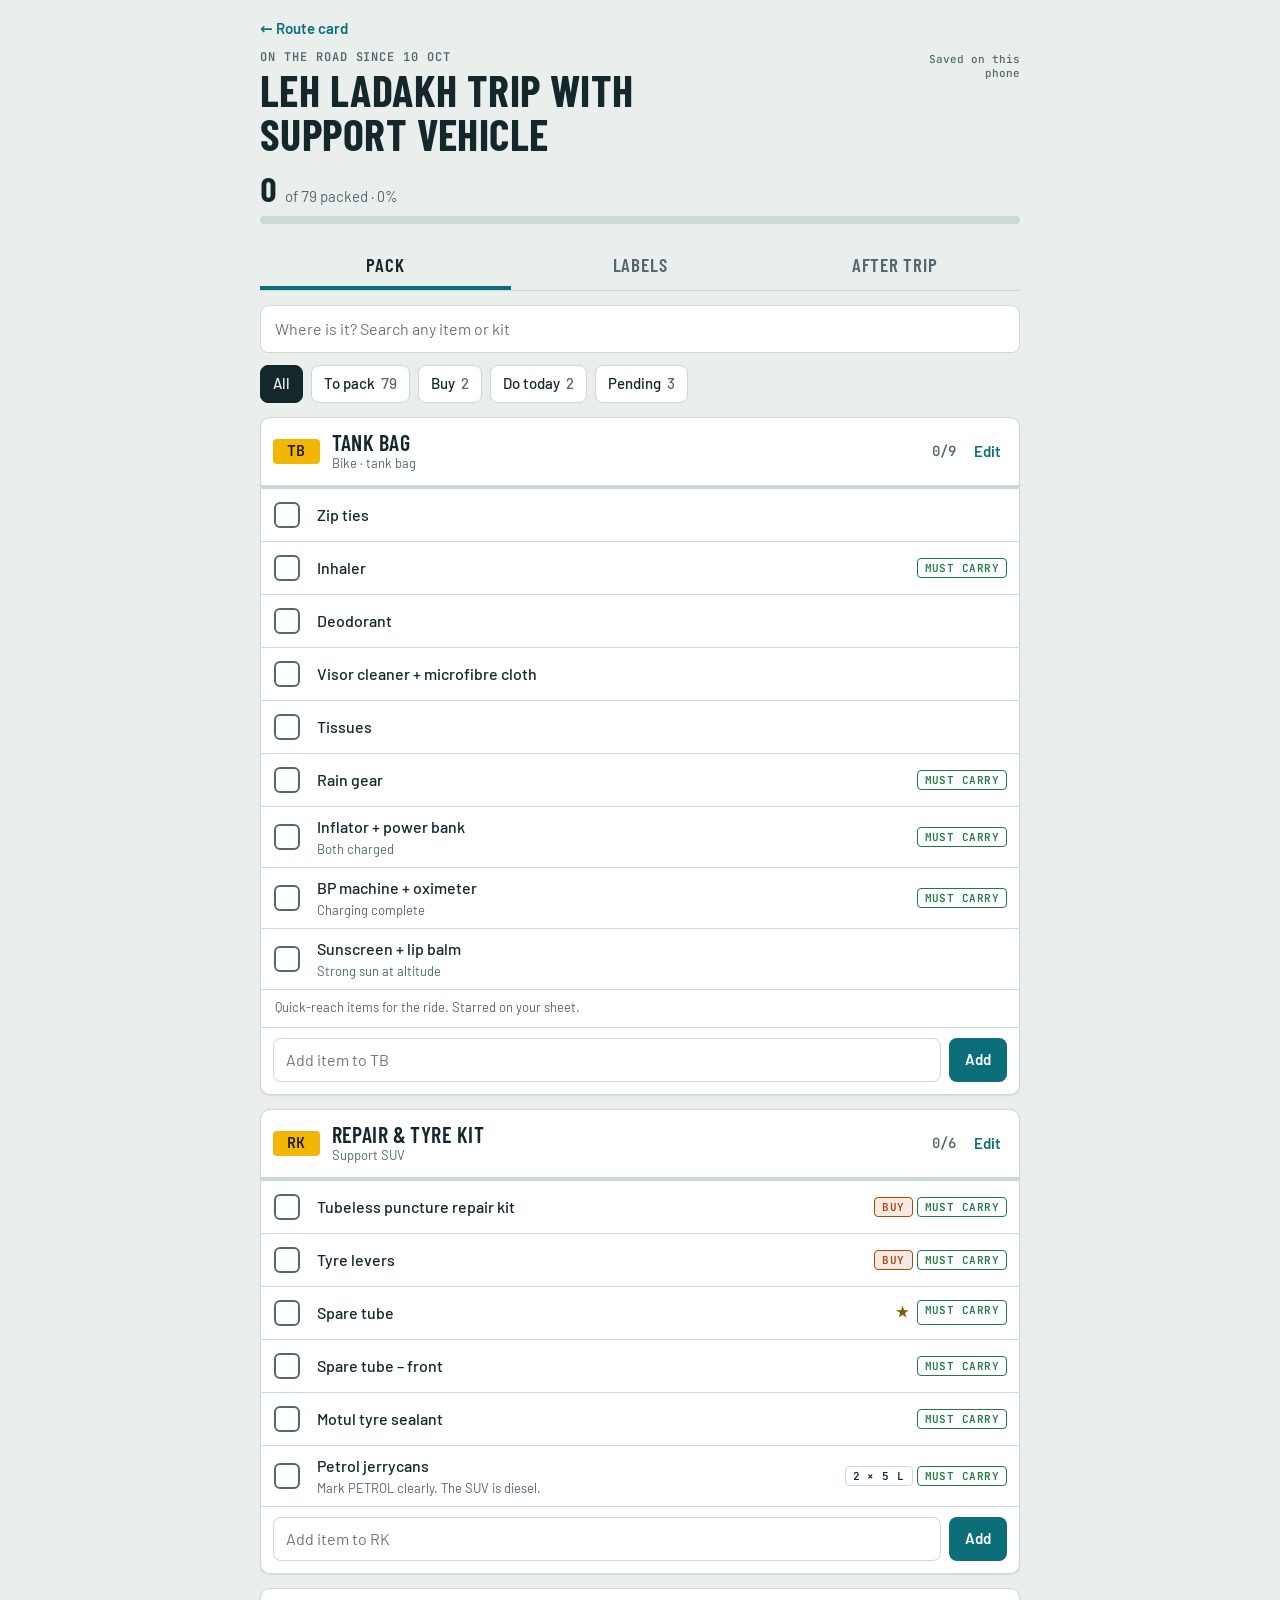
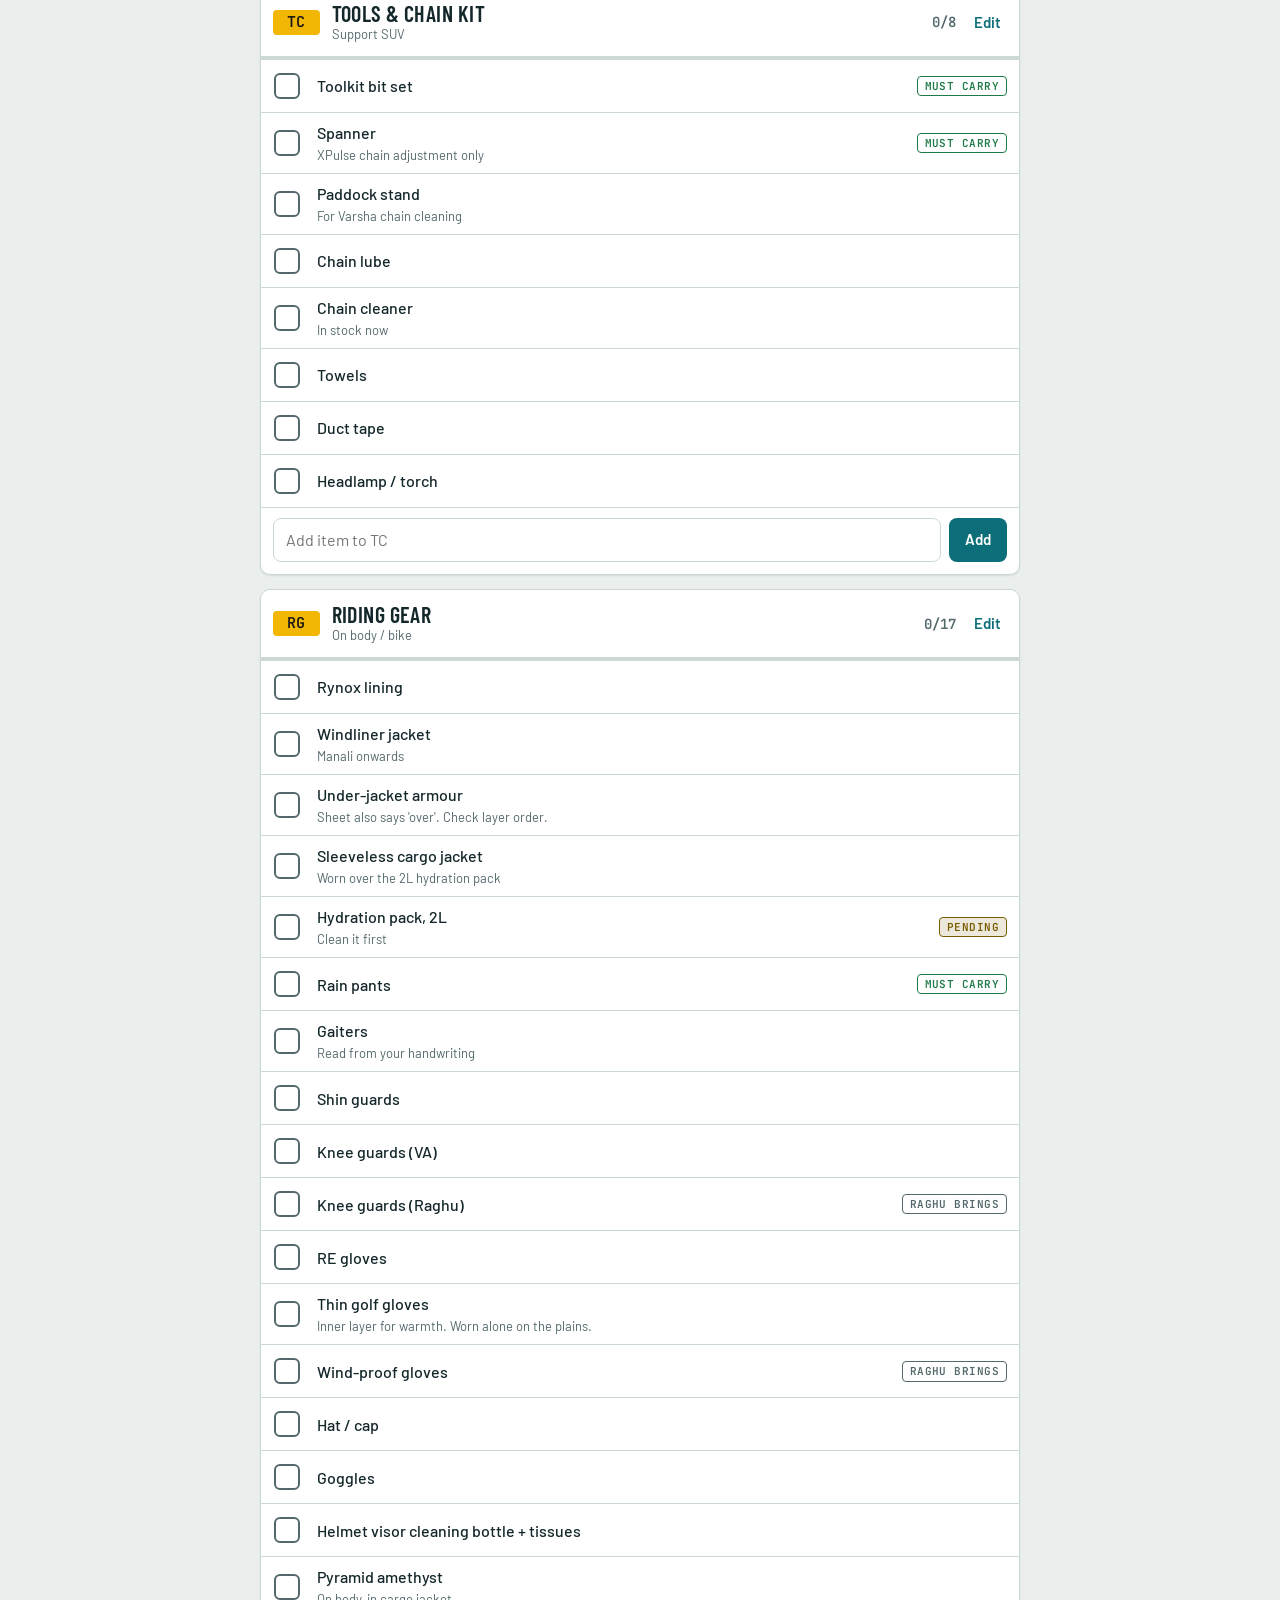
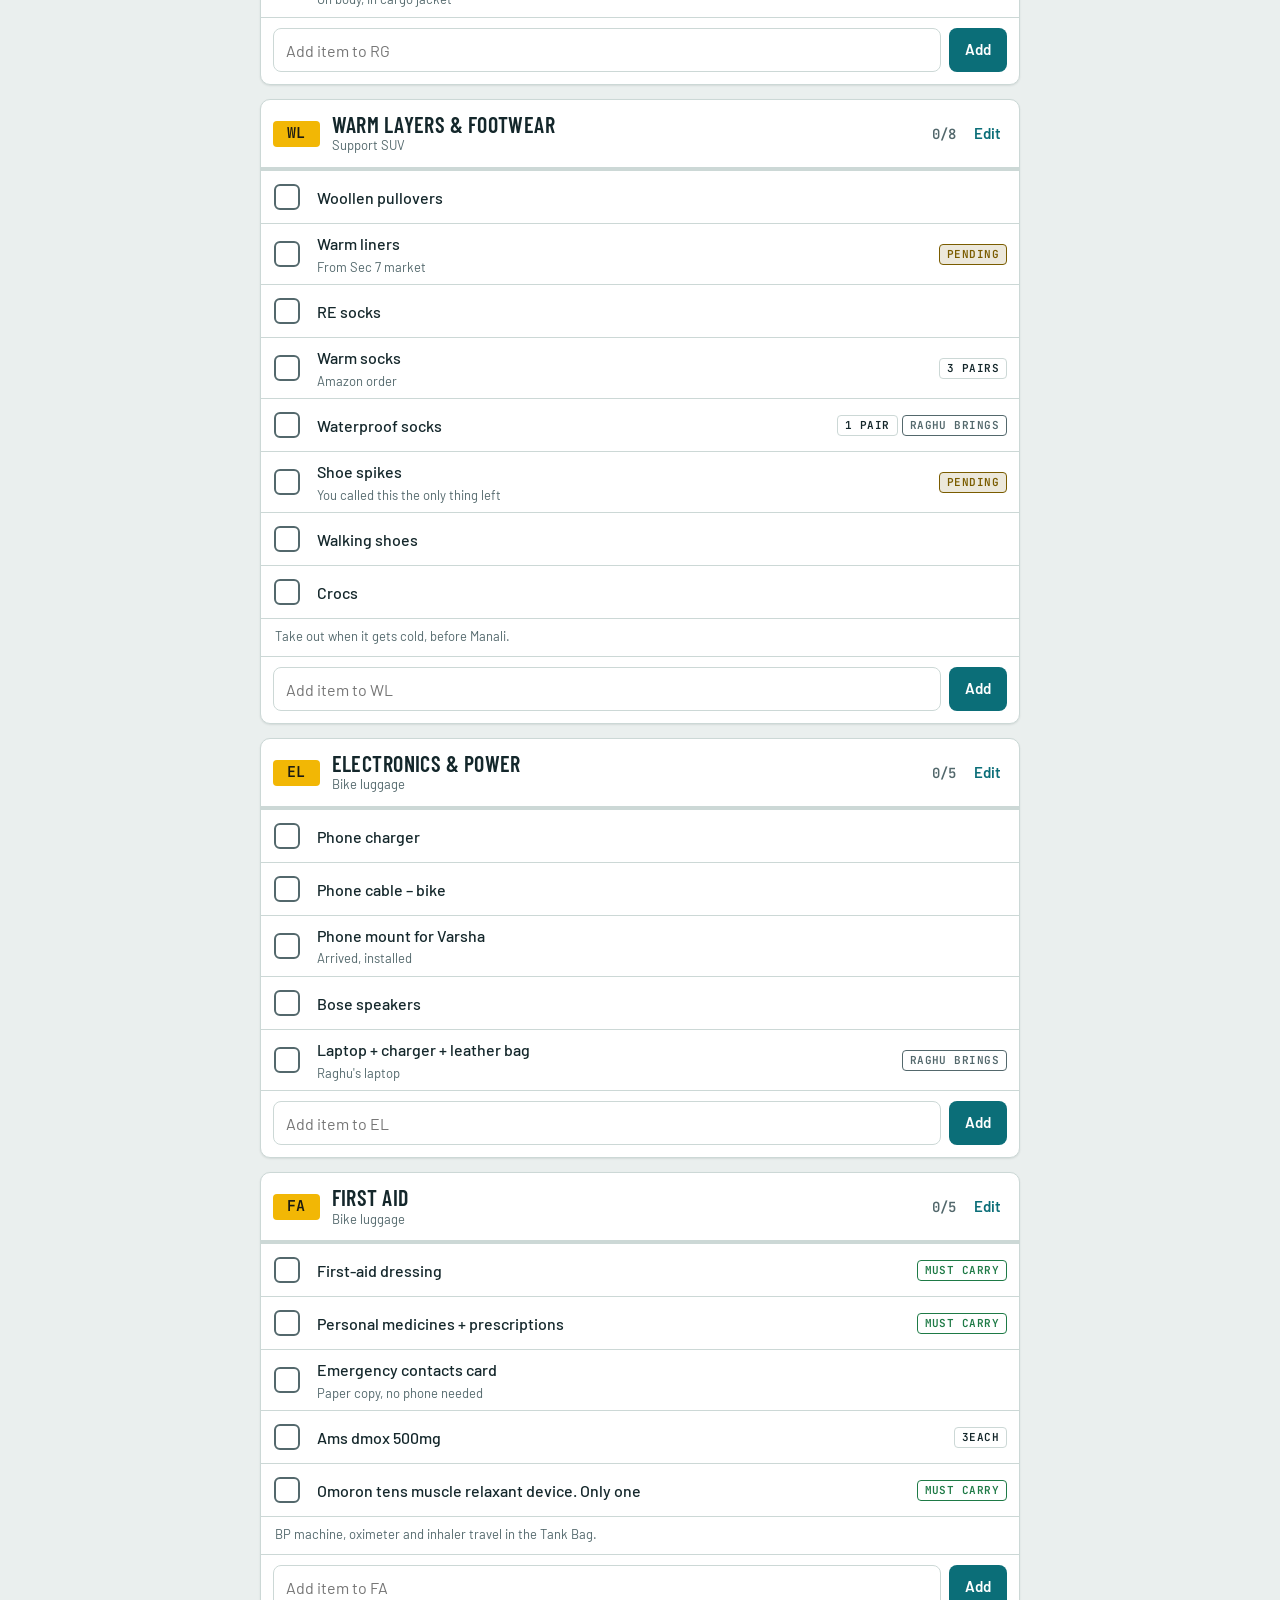
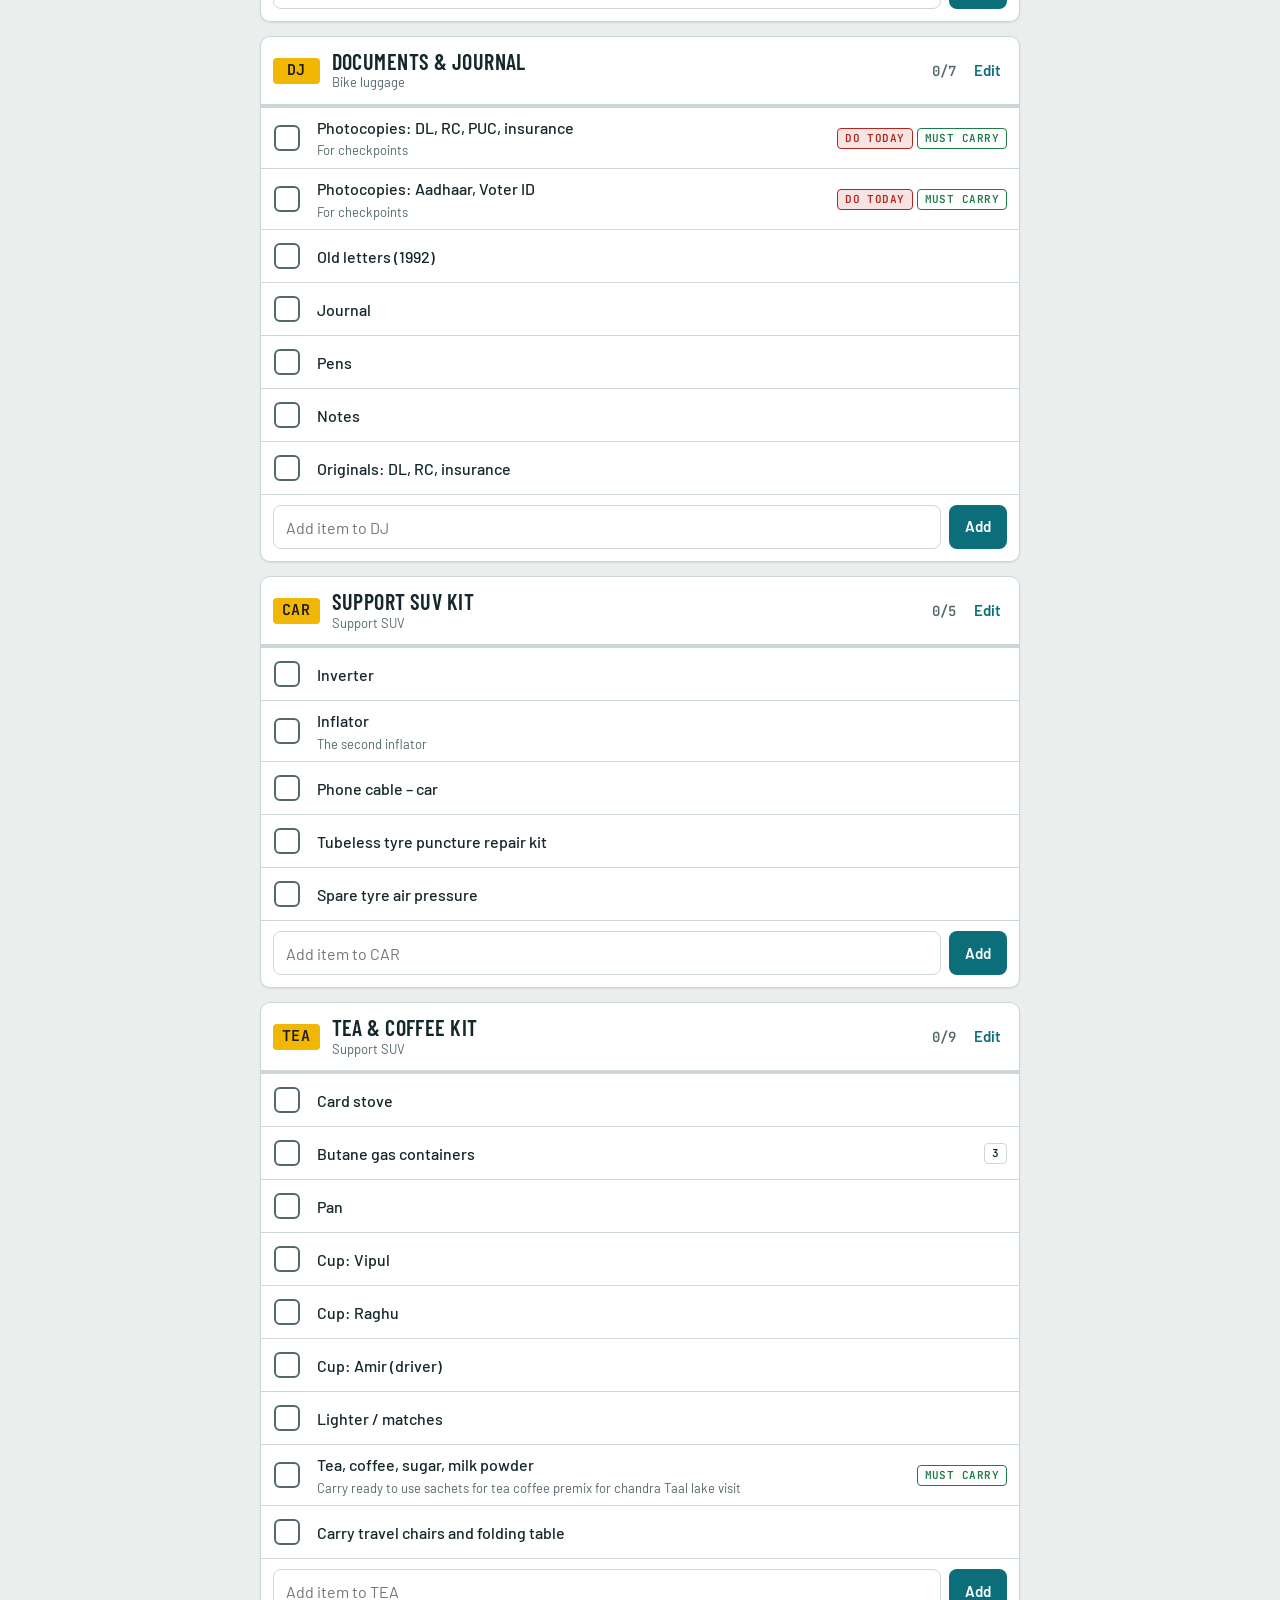
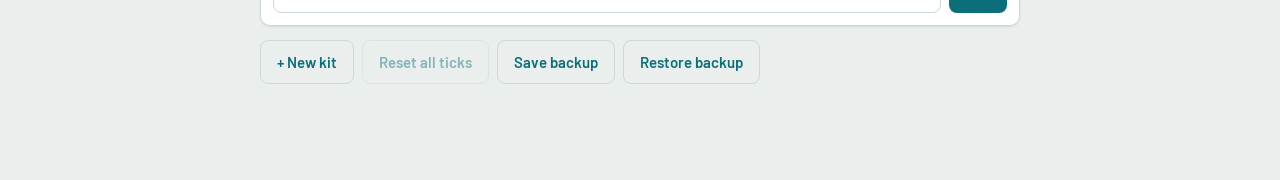
<file: list/index.html>
<!doctype html>
<html lang="en">
<head>
<meta charset="utf-8">
<meta name="viewport" content="width=device-width,initial-scale=1,viewport-fit=cover">
<meta name="color-scheme" content="light dark">
<title>Leh Ladakh trip with support vehicle</title>
<link rel="preconnect" href="https://fonts.googleapis.com">
<link rel="preconnect" href="https://fonts.gstatic.com" crossorigin>
<link href="https://fonts.googleapis.com/css2?family=Barlow+Condensed:wght@600;700&family=Barlow:wght@400;500;600&family=JetBrains+Mono:wght@500;600&display=swap" rel="stylesheet">
<style>
/* Layout: one narrow column built for a phone in a gloved hand. Kits are cards with a yellow route-board code plate; the plate is the label you print and stick on the kit. */
:root {
  --bg: #EAEFEE;
  --surface: #FFFFFF;
  --surface2: #F2F6F5;
  --ink: #14272B;
  --muted: #53686C;
  --line: #CCD8D6;
  --accent: #0B6E78;
  --accent-ink: #FFFFFF;
  --plate: #F2B705;
  --plate-ink: #1B1A12;
  --buy: #A8480F;
  --today: #B3261E;
  --decide: #5E45A0;
  --pending: #7A5C00;
  --ok: #1E7A46;
  --shadow: rgba(20, 39, 43, .10);
  --f-display: 'Barlow Condensed', 'Arial Narrow', system-ui, sans-serif;
  --f-body: 'Barlow', system-ui, -apple-system, 'Segoe UI', sans-serif;
  --f-mono: 'JetBrains Mono', ui-monospace, Menlo, Consolas, monospace;
}
@media (prefers-color-scheme: dark) {
  :root:not([data-theme="light"]) {
    --bg: #0E1A1D; --surface: #162529; --surface2: #1B2E33; --ink: #E4EEED; --muted: #98ADB0;
    --line: #2B4247; --accent: #4CC3CE; --accent-ink: #06262A; --plate: #F2B705; --plate-ink: #1B1A12;
    --buy: #F0925A; --today: #FF8A80; --decide: #B9A4F2; --pending: #E3BE4B; --ok: #5FD08A;
    --shadow: rgba(0, 0, 0, .35); color-scheme: dark;
  }
}
:root[data-theme="dark"] {
  --bg: #0E1A1D; --surface: #162529; --surface2: #1B2E33; --ink: #E4EEED; --muted: #98ADB0;
  --line: #2B4247; --accent: #4CC3CE; --accent-ink: #06262A; --plate: #F2B705; --plate-ink: #1B1A12;
  --buy: #F0925A; --today: #FF8A80; --decide: #B9A4F2; --pending: #E3BE4B; --ok: #5FD08A;
  --shadow: rgba(0, 0, 0, .35); color-scheme: dark;
}
* { box-sizing: border-box; }
body { background: var(--bg); color: var(--ink); font: 400 15px/1.45 var(--f-body); padding-inline: 16px; }
.wrap { max-width: 760px; margin-inline: auto; padding-block: 18px 96px; }
button, input, select, textarea { font: inherit; color: inherit; }
button { cursor: pointer; }
:focus-visible { outline: 3px solid var(--accent); outline-offset: 2px; }
.sr { position: absolute; width: 1px; height: 1px; overflow: hidden; clip: rect(0 0 0 0); white-space: nowrap; }

/* Header */
.top-row { display: flex; align-items: flex-start; justify-content: space-between; gap: 12px; }
.eyebrow { margin: 0 0 4px; font: 600 12px/1.2 var(--f-mono); letter-spacing: .08em; text-transform: uppercase; color: var(--muted); }
h1 { margin: 0; font: 700 clamp(30px, 8vw, 44px)/1 var(--f-display); text-transform: uppercase; letter-spacing: .01em; text-wrap: balance; }
.sync { flex: none; margin-top: 2px; font: 500 11px/1.3 var(--f-mono); color: var(--muted); text-align: right; max-width: 11em; }
.sync.err { color: var(--today); }
.prog { margin-top: 16px; }
.prog-nums { display: flex; align-items: baseline; gap: 8px; flex-wrap: wrap; }
.prog-nums b { font: 700 34px/1 var(--f-display); font-variant-numeric: tabular-nums; }
.prog-nums span { color: var(--muted); font-variant-numeric: tabular-nums; }
.bar { height: 8px; margin-top: 8px; background: var(--line); border-radius: 4px; overflow: hidden; }
.bar i { display: block; height: 100%; background: var(--accent); border-radius: 4px; transition: width .25s ease; }

/* Tabs */
.tabs { position: sticky; top: env(safe-area-inset-top, 0px); z-index: 5; display: flex; gap: 4px; margin-top: 14px; padding-block: 6px 0; background: var(--bg); border-bottom: 1px solid var(--line); }
.tab { flex: 1; min-height: 46px; padding: 0 8px; background: none; border: 0; border-bottom: 4px solid transparent; font: 600 19px/1 var(--f-display); letter-spacing: .04em; text-transform: uppercase; color: var(--muted); }
.tab[aria-selected="true"] { color: var(--ink); border-bottom-color: var(--accent); }

/* Search and chips */
.search { margin-top: 14px; }
.search input { width: 100%; min-height: 48px; padding: 0 14px; font-size: 16px; background: var(--surface); border: 1.5px solid var(--line); border-radius: 8px; }
.chips { display: flex; flex-wrap: wrap; gap: 8px; margin-top: 12px; }
.chip { min-height: 38px; padding: 0 12px; background: var(--surface); border: 1.5px solid var(--line); border-radius: 8px; font-weight: 500; font-variant-numeric: tabular-nums; }
.chip[aria-pressed="true"] { background: var(--ink); color: var(--bg); border-color: var(--ink); }
.chip .n { margin-left: 6px; opacity: .7; }

/* Kits */
main { margin-top: 14px; display: flex; flex-direction: column; gap: 14px; min-width: 0; }
.kit { background: var(--surface); border: 1px solid var(--line); border-radius: 10px; box-shadow: 0 1px 2px var(--shadow); overflow: hidden; }
.kit-h { display: flex; align-items: stretch; }
.kit-t { flex: 1; min-width: 0; display: flex; align-items: center; gap: 12px; padding: 12px 8px 12px 12px; background: none; border: 0; text-align: left; }
.plate { flex: none; min-width: 3.1em; padding: 3px 8px; text-align: center; background: var(--plate); color: var(--plate-ink); border-radius: 4px; font: 600 15px/1.3 var(--f-mono); letter-spacing: .04em; }
.kt { flex: 1; min-width: 0; display: flex; flex-direction: column; }
.kt b { font: 600 22px/1.1 var(--f-display); text-transform: uppercase; letter-spacing: .02em; overflow-wrap: anywhere; }
.kt small { color: var(--muted); font-size: 13px; }
.cnt { flex: none; font: 600 14px/1 var(--f-mono); font-variant-numeric: tabular-nums; color: var(--muted); }
.cnt.full { color: var(--ok); }
.mini { flex: none; align-self: center; min-height: 40px; margin-right: 8px; padding: 0 10px; background: none; border: 0; color: var(--accent); font-weight: 600; }
.kbar { height: 3px; background: var(--line); }
.kbar i { display: block; height: 100%; background: var(--ok); }
.knote { margin: 0; padding: 8px 14px 10px; font-size: 13px; color: var(--muted); border-top: 1px solid var(--line); }
ul.list { list-style: none; margin: 0; padding: 0; }
.item { display: flex; align-items: center; gap: 2px; padding: 2px 12px 2px 2px; border-top: 1px solid var(--line); }
.chk { flex: none; width: 48px; height: 48px; display: grid; place-items: center; background: none; border: 0; }
.box { width: 26px; height: 26px; display: grid; place-items: center; border: 2px solid var(--muted); border-radius: 6px; color: var(--accent-ink); }
.box svg { opacity: 0; }
.chk[aria-checked="true"] .box { background: var(--accent); border-color: var(--accent); }
.chk[aria-checked="true"] .box svg { opacity: 1; }
.ibody { flex: 1; min-width: 0; min-height: 48px; padding: 6px 4px; display: flex; flex-direction: column; justify-content: center; align-items: flex-start; gap: 2px; background: none; border: 0; text-align: left; }
.nm { font-weight: 500; font-size: 16px; overflow-wrap: anywhere; }
.sub { font-size: 13px; color: var(--muted); overflow-wrap: anywhere; }
.item.done .nm { color: var(--muted); text-decoration: line-through; text-decoration-thickness: 1.5px; }
.tags { flex: none; display: flex; flex-wrap: wrap; justify-content: flex-end; gap: 4px; max-width: 42%; }
.tag { padding: 1px 7px; border-radius: 4px; font: 600 11px/1.5 var(--f-mono); letter-spacing: .04em; text-transform: uppercase; white-space: nowrap; border: 1px solid currentColor; }
.tag.buy { color: var(--buy); background: color-mix(in srgb, var(--buy) 12%, transparent); }
.tag.today { color: var(--today); background: color-mix(in srgb, var(--today) 12%, transparent); }
.tag.decide { color: var(--decide); background: color-mix(in srgb, var(--decide) 12%, transparent); }
.tag.pending { color: var(--pending); background: color-mix(in srgb, var(--pending) 14%, transparent); }
.tag.who { color: var(--muted); }
.tag.must { color: var(--ok); }
.tag.qty { color: var(--ink); border-color: var(--line); }
.tag.star { color: var(--pending); border-color: transparent; padding-inline: 2px; font-size: 14px; }
.item.sugg { background: var(--surface2); border-top-style: dashed; padding-left: 14px; gap: 8px; flex-wrap: wrap; }
.item.sugg .ibody { cursor: default; }
.sg-act { display: flex; gap: 6px; padding-block: 6px; }
.item.where { padding-left: 12px; }

/* Buttons and forms */
.btn { min-height: 44px; padding: 0 16px; background: var(--accent); color: var(--accent-ink); border: 0; border-radius: 8px; font-weight: 600; }
.btn.ghost { background: transparent; color: var(--accent); border: 1.5px solid var(--line); }
.btn.danger { background: var(--today); color: #fff; }
.btn.sm { min-height: 40px; padding: 0 12px; }
.btn[disabled] { opacity: .45; cursor: default; }
.add { display: flex; gap: 8px; padding: 10px 12px 12px; border-top: 1px solid var(--line); }
.add input, .field input, .field select, .field textarea { width: 100%; min-height: 44px; padding: 8px 12px; font-size: 16px; background: var(--surface); border: 1.5px solid var(--line); border-radius: 8px; }
.add input { flex: 1; min-width: 0; }
.empty { padding: 28px 16px; text-align: center; color: var(--muted); background: var(--surface); border: 1.5px dashed var(--line); border-radius: 10px; }
.empty b { display: block; margin-bottom: 4px; color: var(--ink); font: 600 22px/1.2 var(--f-display); text-transform: uppercase; }
.hint { margin: 0; color: var(--muted); font-size: 14px; }

/* After trip */
.tiles { display: grid; grid-template-columns: repeat(auto-fit, minmax(130px, 1fr)); gap: 10px; }
.tile { padding: 12px 14px; background: var(--surface); border: 1px solid var(--line); border-radius: 10px; }
.tile b { display: block; font: 700 36px/1 var(--f-display); font-variant-numeric: tabular-nums; }
.tile span { font-size: 13px; color: var(--muted); }
.tile.used b { color: var(--ok); }
.seg { flex: none; display: flex; border: 1.5px solid var(--line); border-radius: 8px; overflow: hidden; }
.seg button { min-height: 44px; padding: 0 12px; background: var(--surface); border: 0; font-weight: 600; font-size: 14px; }
.seg button + button { border-left: 1.5px solid var(--line); }
.seg button[aria-pressed="true"].u { background: var(--ok); color: #fff; }
.seg button[aria-pressed="true"].n { background: var(--muted); color: var(--surface); }
.item.rev { padding: 4px 12px; gap: 10px; }
.item.rev .ibody { min-height: 44px; padding-left: 0; cursor: default; }
.panel-card { padding: 14px; background: var(--surface); border: 1px solid var(--line); border-radius: 10px; display: flex; flex-direction: column; gap: 12px; }
.panel-card h2 { margin: 0; font: 600 22px/1.1 var(--f-display); text-transform: uppercase; letter-spacing: .02em; }
.verdict h3 { margin: 0 0 4px; font: 600 13px/1.2 var(--f-mono); letter-spacing: .06em; text-transform: uppercase; color: var(--muted); }
.verdict p { margin: 0; overflow-wrap: anywhere; }

/* Labels */
.labels { display: grid; grid-template-columns: repeat(auto-fit, minmax(260px, 1fr)); gap: 14px; }
.label { padding: 12px; background: #fff; color: #14272B; border: 2px solid #14272B; border-radius: 6px; display: flex; flex-direction: column; gap: 8px; min-width: 0; }
.label-h { display: flex; align-items: center; gap: 10px; }
.label-h .plate { font-size: 20px; padding: 4px 10px; }
.label-h b { font: 700 22px/1.05 var(--f-display); text-transform: uppercase; }
.label small { color: #4a5d60; }
.label ul { margin: 0; padding: 0; list-style: none; font-size: 14px; columns: 1; }
.label li { padding: 2px 0; border-bottom: 1px dotted #b8c5c3; overflow-wrap: anywhere; }
.label li::before { content: "\2610\00a0"; }
.label-f { display: flex; gap: 8px; }

/* Sheet */
.overlay { position: fixed; inset: 0; z-index: 20; display: flex; align-items: flex-end; justify-content: center; background: rgba(8, 20, 22, .55); }
.sheet { width: 100%; max-width: 560px; max-height: 92%; overflow: auto; padding: 18px 16px calc(18px + env(safe-area-inset-bottom, 0px)); background: var(--surface); border-radius: 14px 14px 0 0; display: flex; flex-direction: column; gap: 12px; }
.sheet h2 { margin: 0; font: 700 26px/1.1 var(--f-display); text-transform: uppercase; }
.field { display: flex; flex-direction: column; gap: 4px; }
.field label { font: 600 12px/1.2 var(--f-mono); letter-spacing: .06em; text-transform: uppercase; color: var(--muted); }
.field textarea { min-height: 64px; resize: vertical; }
.two { display: grid; grid-template-columns: 1fr 1fr; gap: 10px; }
.checks { display: flex; flex-wrap: wrap; gap: 8px 18px; }
.checks label { display: flex; align-items: center; gap: 8px; min-height: 40px; font-size: 15px; }
.checks input { width: 22px; height: 22px; accent-color: var(--accent); }
.actions { display: flex; flex-wrap: wrap; gap: 8px; justify-content: flex-end; }
.actions .spacer { flex: 1; }
.copybox { width: 100%; min-height: 160px; padding: 10px; font: 500 13px/1.5 var(--f-mono); background: var(--surface2); border: 1.5px solid var(--line); border-radius: 8px; }
.toast { position: fixed; left: 50%; bottom: calc(20px + env(safe-area-inset-bottom, 0px)); transform: translateX(-50%); z-index: 30; max-width: calc(100% - 32px); padding: 10px 16px; background: var(--ink); color: var(--bg); border-radius: 8px; font-weight: 500; }
@media (max-width: 420px) {
  .tags { max-width: 36%; }
  .two { grid-template-columns: 1fr; }
}
@media (prefers-reduced-motion: reduce) { .bar i { transition: none; } }
</style>
<style>
:root { color-scheme: light; }
html { -webkit-text-size-adjust: 100%; }
body { margin: 0; padding-top: env(safe-area-inset-top, 0px); padding-bottom: env(safe-area-inset-bottom, 0px); }
[hidden] { display: none !important; }
.back { display: inline-block; margin-bottom: 10px; color: var(--accent); font-weight: 600; text-decoration: none; }
</style>
</head>
<body>
<div class="wrap">
  <header>
    <a class="back" href="./">&larr; Route card</a>
    <div class="top-row">
      <div>
        <p class="eyebrow" id="countdown">Leh · Ladakh</p>
        <h1>Leh Ladakh trip with support vehicle</h1>
      </div>
      <span class="sync" id="sync" aria-live="polite"></span>
    </div>
    <div class="prog" id="prog"></div>
  </header>

  <div class="tabs" role="tablist" aria-label="Views">
    <button class="tab" role="tab" data-act="tab" data-tab="pack" id="t-pack">Pack</button>
    <button class="tab" role="tab" data-act="tab" data-tab="labels" id="t-labels">Labels</button>
    <button class="tab" role="tab" data-act="tab" data-tab="after" id="t-after">After trip</button>
  </div>

  <div class="search">
    <label class="sr" for="q">Search items and kits</label>
    <input id="q" type="search" placeholder="Where is it? Search any item or kit" autocomplete="off" enterkeyhint="search">
  </div>
  <div class="chips" id="chips"></div>
  <main id="main"></main>
</div>

<div class="overlay" id="overlay" hidden>
  <div class="sheet" id="sheet" role="dialog" aria-modal="true" aria-labelledby="sheet-title"></div>
</div>
<div class="toast" id="toast" role="status" aria-live="polite" hidden></div>
<input type="file" id="restoreFile" accept=".json,application/json" hidden>
<script>
(function () {
  'use strict';
  var SEED = {"items": [{"critical": false, "flag": "", "id": "i001", "kit": "tb", "name": "Zip ties", "note": "", "outcome": "", "packed": false, "qty": "", "star": false, "suggested": false, "who": "me"}, {"critical": true, "flag": "", "id": "i002", "kit": "tb", "name": "Inhaler", "note": "", "outcome": "", "packed": false, "qty": "", "star": false, "suggested": false, "who": "me"}, {"critical": false, "flag": "", "id": "i003", "kit": "tb", "name": "Deodorant", "note": "", "outcome": "", "packed": false, "qty": "", "star": false, "suggested": false, "who": "me"}, {"critical": false, "flag": "", "id": "i004", "kit": "tb", "name": "Visor cleaner + microfibre cloth", "note": "", "outcome": "", "packed": false, "qty": "", "star": false, "suggested": false, "who": "me"}, {"critical": false, "flag": "", "id": "i005", "kit": "tb", "name": "Tissues", "note": "", "outcome": "", "packed": false, "qty": "", "star": false, "suggested": false, "who": "me"}, {"critical": true, "flag": "", "id": "i006", "kit": "tb", "name": "Rain gear", "note": "", "outcome": "", "packed": false, "qty": "", "star": false, "suggested": false, "who": "me"}, {"critical": true, "flag": "", "id": "i007", "kit": "tb", "name": "Inflator + power bank", "note": "Both charged", "outcome": "", "packed": false, "qty": "", "star": false, "suggested": false, "who": "me"}, {"critical": true, "flag": "", "id": "i008", "kit": "tb", "name": "BP machine + oximeter", "note": "Charging complete", "outcome": "", "packed": false, "qty": "", "star": false, "suggested": false, "who": "me"}, {"critical": false, "flag": "", "id": "i009", "kit": "tb", "name": "Sunscreen + lip balm", "note": "Strong sun at altitude", "outcome": "", "packed": false, "qty": "", "star": false, "suggested": false, "who": "me"}, {"critical": true, "flag": "buy", "id": "i010", "kit": "rk", "name": "Tubeless puncture repair kit", "note": "", "outcome": "", "packed": false, "qty": "", "star": false, "suggested": false, "who": "me"}, {"critical": true, "flag": "buy", "id": "i011", "kit": "rk", "name": "Tyre levers", "note": "", "outcome": "", "packed": false, "qty": "", "star": false, "suggested": false, "who": "me"}, {"critical": true, "flag": "", "id": "i012", "kit": "rk", "name": "Spare tube", "note": "", "outcome": "", "packed": false, "qty": "", "star": true, "suggested": false, "who": "me"}, {"critical": true, "flag": "", "id": "i013", "kit": "rk", "name": "Spare tube – front", "note": "", "outcome": "", "packed": false, "qty": "", "star": false, "suggested": false, "who": "me"}, {"critical": true, "flag": "", "id": "i014", "kit": "rk", "name": "Motul tyre sealant", "note": "", "outcome": "", "packed": false, "qty": "", "star": false, "suggested": false, "who": "me"}, {"critical": true, "flag": "", "id": "i015", "kit": "tc", "name": "Toolkit bit set", "note": "", "outcome": "", "packed": false, "qty": "", "star": false, "suggested": false, "who": "me"}, {"critical": true, "flag": "", "id": "i016", "kit": "tc", "name": "Spanner", "note": "XPulse chain adjustment only", "outcome": "", "packed": false, "qty": "", "star": false, "suggested": false, "who": "me"}, {"critical": false, "flag": "", "id": "i017", "kit": "tc", "name": "Paddock stand", "note": "For Varsha chain cleaning", "outcome": "", "packed": false, "qty": "", "star": false, "suggested": false, "who": "me"}, {"critical": false, "flag": "", "id": "i018", "kit": "tc", "name": "Chain lube", "note": "", "outcome": "", "packed": false, "qty": "", "star": false, "suggested": false, "who": "me"}, {"critical": false, "flag": "", "id": "i019", "kit": "tc", "name": "Chain cleaner", "note": "In stock now", "outcome": "", "packed": false, "qty": "", "star": false, "suggested": false, "who": "me"}, {"critical": false, "flag": "", "id": "i020", "kit": "tc", "name": "Towels", "note": "", "outcome": "", "packed": false, "qty": "", "star": false, "suggested": false, "who": "me"}, {"critical": false, "flag": "", "id": "i021", "kit": "tc", "name": "Duct tape", "note": "", "outcome": "", "packed": false, "qty": "", "star": false, "suggested": false, "who": "me"}, {"critical": false, "flag": "", "id": "i022", "kit": "tc", "name": "Headlamp / torch", "note": "", "outcome": "", "packed": false, "qty": "", "star": false, "suggested": false, "who": "me"}, {"critical": false, "flag": "", "id": "i023", "kit": "rg", "name": "Rynox lining", "note": "", "outcome": "", "packed": false, "qty": "", "star": false, "suggested": false, "who": "me"}, {"critical": false, "flag": "", "id": "i024", "kit": "rg", "name": "Windliner jacket", "note": "Manali onwards", "outcome": "", "packed": false, "qty": "", "star": false, "suggested": false, "who": "me"}, {"critical": false, "flag": "", "id": "i025", "kit": "rg", "name": "Under-jacket armour", "note": "Sheet also says 'over'. Check layer order.", "outcome": "", "packed": false, "qty": "", "star": false, "suggested": false, "who": "me"}, {"critical": false, "flag": "", "id": "i026", "kit": "rg", "name": "Sleeveless cargo jacket", "note": "Worn over the 2L hydration pack", "outcome": "", "packed": false, "qty": "", "star": false, "suggested": false, "who": "me"}, {"critical": false, "flag": "pending", "id": "i027", "kit": "rg", "name": "Hydration pack, 2L", "note": "Clean it first", "outcome": "", "packed": false, "qty": "", "star": false, "suggested": false, "who": "me"}, {"critical": true, "flag": "", "id": "i028", "kit": "rg", "name": "Rain pants", "note": "", "outcome": "", "packed": false, "qty": "", "star": false, "suggested": false, "who": "me"}, {"critical": false, "flag": "", "id": "i029", "kit": "rg", "name": "Gaiters", "note": "Read from your handwriting", "outcome": "", "packed": false, "qty": "", "star": false, "suggested": false, "who": "me"}, {"critical": false, "flag": "", "id": "i030", "kit": "rg", "name": "Shin guards", "note": "", "outcome": "", "packed": false, "qty": "", "star": false, "suggested": false, "who": "me"}, {"critical": false, "flag": "", "id": "i031", "kit": "rg", "name": "Knee guards (VA)", "note": "", "outcome": "", "packed": false, "qty": "", "star": false, "suggested": false, "who": "me"}, {"critical": false, "flag": "", "id": "i032", "kit": "rg", "name": "Knee guards (Raghu)", "note": "", "outcome": "", "packed": false, "qty": "", "star": false, "suggested": false, "who": "raghu"}, {"critical": false, "flag": "", "id": "i033", "kit": "rg", "name": "RE gloves", "note": "", "outcome": "", "packed": false, "qty": "", "star": false, "suggested": false, "who": "me"}, {"critical": false, "flag": "", "id": "i034", "kit": "rg", "name": "Thin golf gloves", "note": "Inner layer for warmth. Worn alone on the plains.", "outcome": "", "packed": false, "qty": "", "star": false, "suggested": false, "who": "me"}, {"critical": false, "flag": "", "id": "i035", "kit": "rg", "name": "Wind-proof gloves", "note": "", "outcome": "", "packed": false, "qty": "", "star": false, "suggested": false, "who": "raghu"}, {"critical": false, "flag": "", "id": "i036", "kit": "rg", "name": "Hat / cap", "note": "", "outcome": "", "packed": false, "qty": "", "star": false, "suggested": false, "who": "me"}, {"critical": false, "flag": "", "id": "i037", "kit": "rg", "name": "Goggles", "note": "", "outcome": "", "packed": false, "qty": "", "star": false, "suggested": false, "who": "me"}, {"critical": false, "flag": "", "id": "i038", "kit": "rg", "name": "Helmet visor cleaning bottle + tissues", "note": "", "outcome": "", "packed": false, "qty": "", "star": false, "suggested": false, "who": "me"}, {"critical": false, "flag": "", "id": "i039", "kit": "rg", "name": "Pyramid amethyst", "note": "On body, in cargo jacket", "outcome": "", "packed": false, "qty": "", "star": false, "suggested": false, "who": "me"}, {"critical": false, "flag": "", "id": "i040", "kit": "wl", "name": "Woollen pullovers", "note": "", "outcome": "", "packed": false, "qty": "", "star": false, "suggested": false, "who": "me"}, {"critical": false, "flag": "pending", "id": "i041", "kit": "wl", "name": "Warm liners", "note": "From Sec 7 market", "outcome": "", "packed": false, "qty": "", "star": false, "suggested": false, "who": "me"}, {"critical": false, "flag": "", "id": "i042", "kit": "wl", "name": "RE socks", "note": "", "outcome": "", "packed": false, "qty": "", "star": false, "suggested": false, "who": "me"}, {"critical": false, "flag": "", "id": "i043", "kit": "wl", "name": "Warm socks", "note": "Amazon order", "outcome": "", "packed": false, "qty": "3 pairs", "star": false, "suggested": false, "who": "me"}, {"critical": false, "flag": "", "id": "i044", "kit": "wl", "name": "Waterproof socks", "note": "", "outcome": "", "packed": false, "qty": "1 pair", "star": false, "suggested": false, "who": "raghu"}, {"critical": false, "flag": "pending", "id": "i045", "kit": "wl", "name": "Shoe spikes", "note": "You called this the only thing left", "outcome": "", "packed": false, "qty": "", "star": false, "suggested": false, "who": "me"}, {"critical": false, "flag": "", "id": "i046", "kit": "el", "name": "Phone charger", "note": "", "outcome": "", "packed": false, "qty": "", "star": false, "suggested": false, "who": "me"}, {"critical": false, "flag": "", "id": "i047", "kit": "el", "name": "Phone cable – bike", "note": "", "outcome": "", "packed": false, "qty": "", "star": false, "suggested": false, "who": "me"}, {"critical": false, "flag": "", "id": "i048", "kit": "el", "name": "Phone mount for Varsha", "note": "Arrived, installed", "outcome": "", "packed": false, "qty": "", "star": false, "suggested": false, "who": "me"}, {"critical": false, "flag": "", "id": "i049", "kit": "el", "name": "Bose speakers", "note": "", "outcome": "", "packed": false, "qty": "", "star": false, "suggested": false, "who": "me"}, {"critical": false, "flag": "", "id": "i050", "kit": "el", "name": "Laptop + charger + leather bag", "note": "Raghu's laptop", "outcome": "", "packed": false, "qty": "", "star": false, "suggested": false, "who": "raghu"}, {"critical": true, "flag": "", "id": "i051", "kit": "fa", "name": "First-aid dressing", "note": "", "outcome": "", "packed": false, "qty": "", "star": false, "suggested": false, "who": "me"}, {"critical": true, "flag": "", "id": "i052", "kit": "fa", "name": "Personal medicines + prescriptions", "note": "", "outcome": "", "packed": false, "qty": "", "star": false, "suggested": false, "who": "me"}, {"critical": false, "flag": "", "id": "i053", "kit": "fa", "name": "Emergency contacts card", "note": "Paper copy, no phone needed", "outcome": "", "packed": false, "qty": "", "star": false, "suggested": false, "who": "me"}, {"critical": true, "flag": "today", "id": "i054", "kit": "dj", "name": "Photocopies: DL, RC, PUC, insurance", "note": "For checkpoints", "outcome": "", "packed": false, "qty": "", "star": false, "suggested": false, "who": "me"}, {"critical": true, "flag": "today", "id": "i055", "kit": "dj", "name": "Photocopies: Aadhaar, Voter ID", "note": "For checkpoints", "outcome": "", "packed": false, "qty": "", "star": false, "suggested": false, "who": "me"}, {"critical": false, "flag": "", "id": "i056", "kit": "dj", "name": "Old letters (1992)", "note": "", "outcome": "", "packed": false, "qty": "", "star": false, "suggested": false, "who": "me"}, {"critical": false, "flag": "", "id": "i057", "kit": "dj", "name": "Journal", "note": "", "outcome": "", "packed": false, "qty": "", "star": false, "suggested": false, "who": "me"}, {"critical": false, "flag": "", "id": "i058", "kit": "dj", "name": "Pens", "note": "", "outcome": "", "packed": false, "qty": "", "star": false, "suggested": false, "who": "me"}, {"critical": false, "flag": "", "id": "i059", "kit": "dj", "name": "Notes", "note": "", "outcome": "", "packed": false, "qty": "", "star": false, "suggested": false, "who": "me"}, {"critical": false, "flag": "", "id": "i060", "kit": "dj", "name": "Originals: DL, RC, insurance", "note": "", "outcome": "", "packed": false, "qty": "", "star": false, "suggested": false, "who": "me"}, {"critical": false, "flag": "", "id": "i061", "kit": "car", "name": "Inverter", "note": "", "outcome": "", "packed": false, "qty": "", "star": false, "suggested": false, "who": "me"}, {"critical": false, "flag": "", "id": "i062", "kit": "car", "name": "Inflator", "note": "The second inflator", "outcome": "", "packed": false, "qty": "", "star": false, "suggested": false, "who": "me"}, {"critical": false, "flag": "", "id": "i063", "kit": "car", "name": "Phone cable – car", "note": "", "outcome": "", "packed": false, "qty": "", "star": false, "suggested": false, "who": "me"}, {"critical": false, "flag": "", "id": "i064", "kit": "tea", "name": "Card stove", "note": "", "outcome": "", "packed": false, "qty": "", "star": false, "suggested": false, "who": "me"}, {"critical": false, "flag": "", "id": "i065", "kit": "tea", "name": "Butane gas containers", "note": "", "outcome": "", "packed": false, "qty": "3", "star": false, "suggested": false, "who": "me"}, {"critical": false, "flag": "", "id": "i066", "kit": "tea", "name": "Pan", "note": "", "outcome": "", "packed": false, "qty": "", "star": false, "suggested": false, "who": "me"}, {"critical": false, "flag": "", "id": "i067", "kit": "tea", "name": "Cup: Vipul", "note": "", "outcome": "", "packed": false, "qty": "", "star": false, "suggested": false, "who": "me"}, {"critical": false, "flag": "", "id": "i068", "kit": "tea", "name": "Cup: Raghu", "note": "", "outcome": "", "packed": false, "qty": "", "star": false, "suggested": false, "who": "me"}, {"critical": false, "flag": "", "id": "i069", "kit": "tea", "name": "Cup: Amir (driver)", "note": "", "outcome": "", "packed": false, "qty": "", "star": false, "suggested": false, "who": "me"}, {"critical": false, "flag": "", "id": "i070", "kit": "tea", "name": "Lighter / matches", "note": "", "outcome": "", "packed": false, "qty": "", "star": false, "suggested": false, "who": "me"}, {"critical": true, "flag": "", "id": "i071", "kit": "tea", "name": "Tea, coffee, sugar, milk powder", "note": "Carry ready to use sachets for tea coffee premix for chandra Taal lake visit", "outcome": "", "packed": false, "qty": "", "star": false, "suggested": false, "who": "me"}, {"critical": false, "flag": "", "id": "imuw9bbcxmsec", "kit": "fa", "name": "Ams dmox 500mg", "note": "", "outcome": "", "packed": false, "qty": "3each", "star": false, "suggested": false, "who": "me"}, {"critical": true, "flag": "", "id": "imuw9c4449nig", "kit": "fa", "name": "Omoron tens muscle relaxant device. Only one", "note": "", "outcome": "", "packed": false, "qty": "", "star": false, "suggested": false, "who": "me"}, {"critical": false, "flag": "", "id": "imuw9frlbikb5", "kit": "car", "name": "Tubeless tyre puncture repair kit", "note": "", "outcome": "", "packed": false, "qty": "", "star": false, "suggested": false, "who": "me"}, {"critical": false, "flag": "", "id": "imuw9g838vz9v", "kit": "car", "name": "Spare tyre air pressure", "note": "", "outcome": "", "packed": false, "qty": "", "star": false, "suggested": false, "who": "me"}, {"critical": false, "flag": "", "id": "imuw9j9lvoxqj", "kit": "tea", "name": "Carry travel chairs and folding table", "note": "", "outcome": "", "packed": false, "qty": "", "star": false, "suggested": false, "who": "me"}, {"critical": false, "flag": "", "id": "imuw9lnud6w9r", "kit": "wl", "name": "Walking shoes", "note": "", "outcome": "", "packed": false, "qty": "", "star": false, "suggested": false, "who": "me"}, {"critical": false, "flag": "", "id": "imuw9lv1rg17j", "kit": "wl", "name": "Crocs", "note": "", "outcome": "", "packed": false, "qty": "", "star": false, "suggested": false, "who": "me"}, {"critical": true, "flag": "", "id": "i072", "kit": "rk", "name": "Petrol jerrycans", "note": "Mark PETROL clearly. The SUV is diesel.", "outcome": "", "packed": false, "qty": "2 × 5 L", "star": false, "suggested": false, "who": "me"}], "kits": [{"code": "TB", "id": "tb", "name": "Tank Bag", "note": "Quick-reach items for the ride. Starred on your sheet.", "where": "Bike · tank bag"}, {"code": "RK", "id": "rk", "name": "Repair & Tyre Kit", "note": "", "where": "Support SUV"}, {"code": "TC", "id": "tc", "name": "Tools & Chain Kit", "note": "", "where": "Support SUV"}, {"code": "RG", "id": "rg", "name": "Riding Gear", "note": "", "where": "On body / bike"}, {"code": "WL", "id": "wl", "name": "Warm Layers & Footwear", "note": "Take out when it gets cold, before Manali.", "where": "Support SUV"}, {"code": "EL", "id": "el", "name": "Electronics & Power", "note": "", "where": "Bike luggage"}, {"code": "FA", "id": "fa", "name": "First Aid", "note": "BP machine, oximeter and inhaler travel in the Tank Bag.", "where": "Bike luggage"}, {"code": "DJ", "id": "dj", "name": "Documents & Journal", "note": "", "where": "Bike luggage"}, {"code": "CAR", "id": "car", "name": "Support SUV Kit", "note": "", "where": "Support SUV"}, {"code": "TEA", "id": "tea", "name": "Tea & Coffee Kit", "note": "", "where": "Support SUV"}], "start": "2026-10-10", "title": "Leh Ladakh trip with support vehicle", "updatedAt": 1791267152822};
  var LS = 'leh-pack-v1', TABKEY = 'leh-pack-tab';
  var DOC = 'trips/leh-ladakh-2026';
  var FLAGS = { buy: 'Buy', today: 'Do today', decide: 'Decide', pending: 'Pending' };
  var WHO = { me: 'Me', raghu: 'Raghu brings', amir: 'Amir brings' };

  var S = null, ref = null, dl = null;
  var tab = 'pack', filter = 'all', outFilter = 'all', q = '';
  var ui = { collapsed: {}, editId: null, kitEditId: null, confirmDel: false, confirm: '' };
  var pending = false, busy = false, dirty = false, timer = null, firstSnap = true, syncState = 'local';

  function $(s) { return document.querySelector(s); }
  function esc(s) {
    return String(s == null ? '' : s).replace(/[&<>"']/g, function (c) {
      return { '&': '&amp;', '<': '&lt;', '>': '&gt;', '"': '&quot;', "'": '&#39;' }[c];
    });
  }
  function uid(p) { return p + Date.now().toString(36) + Math.random().toString(36).slice(2, 6); }
  function clone(o) { return JSON.parse(JSON.stringify(o)); }
  function lsGet(k) { try { return localStorage.getItem(k); } catch (e) { return null; } }
  function lsSet(k, v) { try { localStorage.setItem(k, v); } catch (e) {} }
  function kitById(id) { for (var i = 0; i < S.kits.length; i++) if (S.kits[i].id === id) return S.kits[i]; return null; }
  function itemById(id) { for (var i = 0; i < S.items.length; i++) if (S.items[i].id === id) return S.items[i]; return null; }
  function real() { return S.items.filter(function (i) { return !i.suggested; }); }
  var CHECK = '<svg viewBox="0 0 20 20" width="18" height="18" aria-hidden="true"><path d="M4 10.5l4 4 8-9" fill="none" stroke="currentColor" stroke-width="2.8" stroke-linecap="round" stroke-linejoin="round"/></svg>';

  /* ---------- persistence ---------- */
  function loadLocal() {
    var raw = lsGet(LS);
    if (!raw) { S = clone(SEED); return; }
    try {
      var o = JSON.parse(raw);
      if (o && o.kits && o.items) S = o;
    } catch (e) {}
    var t = lsGet(TABKEY);
    if (t === 'pack' || t === 'labels' || t === 'after') tab = t;
  }
  function commit() {
    S.updatedAt = Date.now();
    pending = true;
    lsSet(LS, JSON.stringify(S));
    render();
    schedulePush();
  }
  function setSync(s) {
    syncState = s;
    var el = $('#sync');
    var map = {
      local: 'Saved on this phone',
      connecting: 'Connecting…',
      saving: 'Saving…',
      ok: 'Synced',
      error: 'Offline. Saved on this phone, will sync later.'
    };
    el.textContent = map[s] || '';
    el.className = 'sync' + (s === 'error' ? ' err' : '');
  }
  function schedulePush() { setSync('local'); }

  /* ---------- helpers ---------- */
  function toast(msg) {
    var t = $('#toast');
    t.textContent = msg;
    t.hidden = false;
    clearTimeout(toast.t);
    toast.t = setTimeout(function () { t.hidden = true; }, 2600);
  }
  function countdownText() {
    var t = new Date((S.start || '2026-10-10') + 'T00:00:00+05:30');
    var d = Math.ceil((t - Date.now()) / 864e5);
    var label = t.toLocaleDateString('en-IN', { day: 'numeric', month: 'short', timeZone: 'Asia/Kolkata' });
    if (d > 1) return 'Departs ' + label + ' · ' + d + ' days to go';
    if (d === 1) return 'Departs tomorrow · ' + label;
    if (d === 0) return 'Departs today · ' + label;
    return 'On the road since ' + label;
  }
  function tagsFor(it) {
    var h = '';
    if (it.star) h += '<span class="tag star" title="Starred on your sheet" aria-label="Starred">&#9733;</span>';
    if (it.qty) h += '<span class="tag qty">' + esc(it.qty) + '</span>';
    if (it.flag && FLAGS[it.flag]) h += '<span class="tag ' + it.flag + '">' + FLAGS[it.flag] + '</span>';
    if (it.who && it.who !== 'me') h += '<span class="tag who">' + esc(WHO[it.who] || it.who) + '</span>';
    if (it.critical) h += '<span class="tag must">Must carry</span>';
    return h;
  }
  function itemRow(it, showKit) {
    var k = kitById(it.kit) || { code: '?', name: 'No kit', where: '' };
    var sub = [];
    if (showKit) sub.push('In ' + k.code + ' · ' + k.name + (k.where ? ' (' + k.where + ')' : ''));
    if (it.note) sub.push(it.note);
    var subH = sub.length ? '<span class="sub">' + sub.map(esc).join(' · ') + '</span>' : '';
    if (it.suggested) {
      return '<li class="item sugg" data-id="' + it.id + '"><span class="ibody"><span class="nm">' + esc(it.name) +
        '</span><span class="sub">Suggested' + (it.note ? ' · ' + esc(it.note) : '') + '</span></span>' +
        '<span class="sg-act"><button class="btn sm" data-act="accept" data-id="' + it.id + '">Add</button>' +
        '<button class="btn sm ghost" data-act="dismiss" data-id="' + it.id + '">Skip</button></span></li>';
    }
    return '<li class="item' + (it.packed ? ' done' : '') + '" data-id="' + it.id + '">' +
      '<button class="chk" role="checkbox" aria-checked="' + (it.packed ? 'true' : 'false') + '" aria-label="Packed: ' + esc(it.name) + '" data-act="toggle" data-id="' + it.id + '"><span class="box">' + CHECK + '</span></button>' +
      '<button class="ibody" data-act="edit" data-id="' + it.id + '"><span class="nm">' + esc(it.name) + '</span>' + subH + '</button>' +
      '<span class="tags">' + tagsFor(it) + '</span></li>';
  }

  /* ---------- render ---------- */
  function render() {
    if (!S) {
      $('#countdown').textContent = 'Leh · Ladakh';
      $('#prog').innerHTML = '';
      $('#chips').innerHTML = '';
      $('#main').innerHTML = '<div class="empty"><b>No list loaded yet</b>Your packing list appears here once it is saved to this page. Open the page while signed in to load it.</div>';
      renderTabs();
      return;
    }
    renderHead();
    renderTabs();
    renderChips();
    $('#main').innerHTML = q.trim() ? searchMain() : (tab === 'pack' ? packMain() : tab === 'labels' ? labelsMain() : afterMain());
  }
  function renderHead() {
    $('#countdown').textContent = countdownText();
    var r = real(), done = r.filter(function (i) { return i.packed; }).length;
    var pct = r.length ? Math.round(done * 100 / r.length) : 0;
    $('#prog').innerHTML = '<div class="prog-nums"><b>' + done + '</b><span>of ' + r.length + ' packed · ' + pct + '%</span></div>' +
      '<div class="bar" role="progressbar" aria-valuemin="0" aria-valuemax="100" aria-valuenow="' + pct + '" aria-label="Packing progress"><i style="width:' + pct + '%"></i></div>';
  }
  function renderTabs() {
    ['pack', 'labels', 'after'].forEach(function (t) {
      $('#t-' + t).setAttribute('aria-selected', tab === t ? 'true' : 'false');
    });
  }
  function renderChips() {
    var box = $('#chips');
    if (q.trim() || tab === 'labels') { box.innerHTML = ''; return; }
    var r = real(), h = '';
    function chip(f, label, n, cur, act) {
      return '<button class="chip" data-act="' + act + '" data-f="' + f + '" aria-pressed="' + (cur === f ? 'true' : 'false') + '">' + label + (n == null ? '' : '<span class="n">' + n + '</span>') + '</button>';
    }
    if (tab === 'pack') {
      var todo = r.filter(function (i) { return !i.packed; });
      h += chip('all', 'All', null, filter, 'chip');
      h += chip('todo', 'To pack', todo.length, filter, 'chip');
      ['buy', 'today', 'decide', 'pending'].forEach(function (f) {
        var n = todo.filter(function (i) { return i.flag === f; }).length;
        if (n || filter === f) h += chip(f, FLAGS[f], n, filter, 'chip');
      });
      var sg = S.items.filter(function (i) { return i.suggested; }).length;
      if (sg || filter === 'suggested') h += chip('suggested', 'Suggested', sg, filter, 'chip');
    } else {
      var p = r.filter(function (i) { return i.packed; });
      h += chip('all', 'All packed', p.length, outFilter, 'ochip');
      h += chip('unmarked', 'Not marked', p.filter(function (i) { return !i.outcome; }).length, outFilter, 'ochip');
      h += chip('used', 'Used', p.filter(function (i) { return i.outcome === 'used'; }).length, outFilter, 'ochip');
      h += chip('unused', 'Unused', p.filter(function (i) { return i.outcome === 'unused'; }).length, outFilter, 'ochip');
    }
    box.innerHTML = h;
  }
  function passFilter(it) {
    if (filter === 'all') return true;
    if (filter === 'suggested') return !!it.suggested;
    if (it.suggested) return false;
    if (filter === 'todo') return !it.packed;
    return !it.packed && it.flag === filter;
  }
  function packMain() {
    var h = '';
    S.kits.forEach(function (k) {
      var all = S.items.filter(function (i) { return i.kit === k.id; });
      var vis = all.filter(passFilter);
      if (filter !== 'all' && !vis.length) return;
      var rl = all.filter(function (i) { return !i.suggested; });
      var done = rl.filter(function (i) { return i.packed; }).length;
      var pct = rl.length ? Math.round(done * 100 / rl.length) : 0;
      var col = ui.collapsed[k.id] && filter === 'all';
      h += '<section class="kit" aria-label="' + esc(k.name) + '"><div class="kit-h">' +
        '<button class="kit-t" data-act="kitToggle" data-kit="' + k.id + '" aria-expanded="' + (col ? 'false' : 'true') + '">' +
        '<span class="plate">' + esc(k.code) + '</span><span class="kt"><b>' + esc(k.name) + '</b><small>' + esc(k.where || 'No location set') + '</small></span>' +
        '<span class="cnt' + (rl.length && done === rl.length ? ' full' : '') + '">' + done + '/' + rl.length + '</span></button>' +
        '<button class="mini" data-act="kitEdit" data-kit="' + k.id + '" aria-label="Edit kit ' + esc(k.name) + '">Edit</button></div>' +
        '<div class="kbar"><i style="width:' + pct + '%"></i></div>';
      if (!col) {
        h += '<ul class="list">' + vis.map(function (i) { return itemRow(i, false); }).join('') + '</ul>';
        if (k.note && filter === 'all') h += '<p class="knote">' + esc(k.note) + '</p>';
        if (filter === 'all') {
          h += '<form class="add" data-kit="' + k.id + '"><label class="sr" for="add-' + k.id + '">Add an item to ' + esc(k.name) + '</label>' +
            '<input id="add-' + k.id + '" type="text" placeholder="Add item to ' + esc(k.code) + '" autocomplete="off" enterkeyhint="done"><button class="btn" type="submit">Add</button></form>';
        }
      }
      h += '</section>';
    });
    if (!h) h = '<div class="empty"><b>Nothing here</b>No items match this filter.</div>';
    if (filter === 'all') {
      var np = real().filter(function (i) { return i.packed; }).length;
      h += '<div class="actions" style="justify-content:flex-start"><button class="btn ghost" data-act="newKit">+ New kit</button>' +
        '<button class="btn ghost" data-act="resetTicks"' + (np ? '' : ' disabled') + '>' +
        (ui.confirm === 'resetTicks' ? 'Tap again to untick all ' + np : 'Reset all ticks') + '</button>' +
        '<button class="btn ghost" data-act="backup">Save backup</button><button class="btn ghost" data-act="restore">Restore backup</button></div>';
    }
    return h;
  }
  function searchMain() {
    var terms = q.toLowerCase().split(/\s+/).filter(Boolean);
    var res = S.items.filter(function (it) {
      var k = kitById(it.kit) || {};
      var hay = (it.name + ' ' + (it.note || '') + ' ' + (k.name || '') + ' ' + (k.where || '') + ' ' + (k.code || '')).toLowerCase();
      return terms.every(function (t) { return hay.indexOf(t) > -1; });
    });
    var h = '<p class="hint">' + res.length + ' match' + (res.length === 1 ? '' : 'es') + ' for “' + esc(q.trim()) + '”</p>';
    if (res.length) {
      h += '<div class="kit"><ul class="list">' + res.map(function (i) { return itemRow(i, true); }).join('') + '</ul></div>';
    } else {
      var opts = S.kits.map(function (k) { return '<option value="' + k.id + '">' + esc(k.code + ' · ' + k.name) + '</option>'; }).join('');
      h += '<form class="panel-card" id="qadd"><div class="field"><label for="qadd-kit">Add “' + esc(q.trim()) + '” to a kit</label><select id="qadd-kit">' + opts + '</select></div><button class="btn" type="submit">Add item</button></form>';
    }
    return h;
  }
  function labelsMain() {
    var h = '<p class="hint">One label per kit. Save the sheet, open the file and print it, then stick each label on its kit. Edit a kit on the Pack tab and the label follows.</p>' +
      '<div class="actions" style="justify-content:flex-start"><button class="btn" data-act="saveLabels">Save printable labels</button></div><div class="labels">';
    S.kits.forEach(function (k) {
      var its = S.items.filter(function (i) { return i.kit === k.id && !i.suggested && i.who === 'me'; });
      h += '<article class="label"><div class="label-h"><span class="plate">' + esc(k.code) + '</span><b>' + esc(k.name) + '</b></div>' +
        '<small>' + esc(k.where || 'No location set') + ' · ' + its.length + ' items</small>' +
        '<ul>' + its.map(function (i) { return '<li>' + esc(i.name) + (i.qty ? ' (' + esc(i.qty) + ')' : '') + '</li>'; }).join('') + '</ul>' +
        '<div class="label-f"><button class="btn sm ghost" data-act="copyKit" data-kit="' + k.id + '" style="color:#0B6E78;border-color:#9fb3b1">Copy list</button></div></article>';
    });
    return h + '</div>';
  }
  function afterMain() {
    var r = real(), p = r.filter(function (i) { return i.packed; });
    var used = p.filter(function (i) { return i.outcome === 'used'; });
    var unused = p.filter(function (i) { return i.outcome === 'unused'; });
    var h = '<div class="tiles">' +
      '<div class="tile used"><b>' + used.length + '</b><span>Used</span></div>' +
      '<div class="tile"><b>' + unused.length + '</b><span>Came back unused</span></div>' +
      '<div class="tile"><b>' + (p.length - used.length - unused.length) + '</b><span>Not marked yet</span></div>' +
      '<div class="tile"><b>' + (r.length - p.length) + '</b><span>Never packed</span></div></div>' +
      '<p class="hint">After the trip, mark each packed item as used or unused. Items that never got ticked as packed stay out of this list.</p>';
    var any = false;
    S.kits.forEach(function (k) {
      var its = p.filter(function (i) {
        if (i.kit !== k.id) return false;
        if (outFilter === 'unmarked') return !i.outcome;
        if (outFilter === 'used' || outFilter === 'unused') return i.outcome === outFilter;
        return true;
      });
      if (!its.length) return;
      any = true;
      h += '<section class="kit"><div class="kit-h"><div class="kit-t" style="cursor:default"><span class="plate">' + esc(k.code) + '</span><span class="kt"><b>' + esc(k.name) + '</b></span></div></div><ul class="list">';
      its.forEach(function (i) {
        h += '<li class="item rev"><span class="ibody"><span class="nm">' + esc(i.name) + (i.qty ? ' · ' + esc(i.qty) : '') + '</span>' +
          (i.critical ? '<span class="sub">Must carry</span>' : '') + '</span>' +
          '<span class="seg" role="group" aria-label="Outcome for ' + esc(i.name) + '">' +
          '<button class="u" data-act="out" data-v="used" data-id="' + i.id + '" aria-pressed="' + (i.outcome === 'used') + '">Used</button>' +
          '<button class="n" data-act="out" data-v="unused" data-id="' + i.id + '" aria-pressed="' + (i.outcome === 'unused') + '">Unused</button></span></li>';
      });
      h += '</ul></section>';
    });
    if (!any) h += '<div class="empty"><b>Nothing to review</b>' + (p.length ? 'No packed items match this filter.' : 'Tick items as packed on the Pack tab and they show up here.') + '</div>';
    if (used.length + unused.length) {
      var keep = unused.filter(function (i) { return i.critical; }), drop = unused.filter(function (i) { return !i.critical; });
      function names(a) { return a.length ? esc(a.map(function (i) { return i.name; }).join(', ')) : 'None'; }
      h += '<div class="panel-card"><h2>Next 4–5 day trip</h2>' +
        '<div class="verdict"><h3>Carry again (used)</h3><p>' + names(used) + '</p></div>' +
        '<div class="verdict"><h3>Keep as insurance (unused, must carry)</h3><p>' + names(keep) + '</p></div>' +
        '<div class="verdict"><h3>Consider leaving behind (unused)</h3><p>' + names(drop) + '</p></div></div>';
    }
    var nm2 = used.length + unused.length, left = p.length - nm2;
    if (left) {
      h += '<div class="panel-card"><p class="hint">Quicker way: tap Used only on what you actually used. Then mark everything left as unused in one tap.</p>' +
        '<div class="actions" style="justify-content:flex-start"><button class="btn" data-act="markRest">' +
        (ui.confirm === 'markRest' ? 'Tap again to mark ' + left + ' as unused' : 'Mark the remaining ' + left + ' as unused') + '</button></div></div>';
    }
    h += '<div class="actions" style="justify-content:flex-start"><button class="btn" data-act="saveCsv">Save trip record (.csv)</button>' +
      '<button class="btn ghost" data-act="clearMarks"' + (nm2 ? '' : ' disabled') + '>' +
      (ui.confirm === 'clearMarks' ? 'Tap again to clear ' + nm2 + ' marks' : 'Clear used / unused marks') + '</button></div>';
    return h;
  }

  /* ---------- sheets ---------- */
  function openSheet(html) {
    $('#sheet').innerHTML = html;
    $('#overlay').hidden = false;
    var f = $('#sheet input, #sheet textarea, #sheet select');
    if (f) setTimeout(function () { try { f.focus(); } catch (e) {} }, 30);
  }
  function closeSheet() {
    $('#overlay').hidden = true;
    $('#sheet').innerHTML = '';
    ui.editId = null; ui.kitEditId = null; ui.confirmDel = false;
  }
  function opts(map, cur) {
    return Object.keys(map).map(function (k) { return '<option value="' + k + '"' + (k === cur ? ' selected' : '') + '>' + esc(map[k]) + '</option>'; }).join('');
  }
  function editItem(id) {
    var it = itemById(id);
    if (!it) return;
    ui.editId = id; ui.confirmDel = false;
    var kitOpts = S.kits.map(function (k) { return '<option value="' + k.id + '"' + (k.id === it.kit ? ' selected' : '') + '>' + esc(k.code + ' · ' + k.name) + '</option>'; }).join('');
    var flagMap = { '': 'None' }; Object.keys(FLAGS).forEach(function (k) { flagMap[k] = FLAGS[k]; });
    openSheet('<h2 id="sheet-title">Edit item</h2>' +
      '<div class="field"><label for="f-name">Item</label><input id="f-name" type="text" value="' + esc(it.name) + '"></div>' +
      '<div class="two"><div class="field"><label for="f-qty">Quantity</label><input id="f-qty" type="text" value="' + esc(it.qty) + '" placeholder="e.g. 3 pairs"></div>' +
      '<div class="field"><label for="f-kit">Kit</label><select id="f-kit">' + kitOpts + '</select></div></div>' +
      '<div class="two"><div class="field"><label for="f-who">Who brings it</label><select id="f-who">' + opts(WHO, it.who || 'me') + '</select></div>' +
      '<div class="field"><label for="f-flag">Flag</label><select id="f-flag">' + opts(flagMap, it.flag || '') + '</select></div></div>' +
      '<div class="field"><label for="f-note">Note</label><textarea id="f-note">' + esc(it.note) + '</textarea></div>' +
      '<div class="checks"><label><input id="f-star" type="checkbox"' + (it.star ? ' checked' : '') + '>Starred</label>' +
      '<label><input id="f-crit" type="checkbox"' + (it.critical ? ' checked' : '') + '>Must carry (insurance)</label></div>' +
      '<div class="actions"><button class="btn danger sm" data-act="delItem" id="b-del">Delete</button><span class="spacer"></span>' +
      '<button class="btn ghost sm" data-act="closeSheet">Cancel</button><button class="btn sm" data-act="saveItem">Save</button></div>');
  }
  function editKit(id) {
    var k = id ? kitById(id) : null;
    ui.kitEditId = id || 'new'; ui.confirmDel = false;
    openSheet('<h2 id="sheet-title">' + (k ? 'Edit kit' : 'New kit') + '</h2>' +
      '<div class="field"><label for="k-name">Kit name</label><input id="k-name" type="text" value="' + esc(k ? k.name : '') + '"></div>' +
      '<div class="two"><div class="field"><label for="k-code">Label code</label><input id="k-code" type="text" maxlength="4" value="' + esc(k ? k.code : '') + '" placeholder="e.g. MED"></div>' +
      '<div class="field"><label for="k-where">Travels in</label><input id="k-where" type="text" value="' + esc(k ? k.where : '') + '" placeholder="e.g. Support SUV"></div></div>' +
      '<div class="field"><label for="k-note">Kit note</label><textarea id="k-note">' + esc(k ? k.note : '') + '</textarea></div>' +
      '<div class="actions">' + (k ? '<button class="btn danger sm" data-act="delKit" id="b-del">Delete kit</button>' : '') + '<span class="spacer"></span>' +
      '<button class="btn ghost sm" data-act="closeSheet">Cancel</button><button class="btn sm" data-act="saveKit">Save</button></div>');
  }

  /* ---------- export ---------- */
  function kitText(k) {
    var its = S.items.filter(function (i) { return i.kit === k.id && !i.suggested && i.who === 'me'; });
    return k.code + ' · ' + k.name + (k.where ? ' (' + k.where + ')' : '') + '\n' +
      its.map(function (i) { return '[ ] ' + i.name + (i.qty ? ' (' + i.qty + ')' : ''); }).join('\n');
  }
  function labelsHtml() {
    var cards = S.kits.map(function (k) {
      var its = S.items.filter(function (i) { return i.kit === k.id && !i.suggested && i.who === 'me'; });
      return '<div class="l"><div class="h"><span class="p">' + esc(k.code) + '</span><b>' + esc(k.name) + '</b></div><div class="w">' +
        esc(k.where || '') + '</div><ul>' + its.map(function (i) { return '<li>' + esc(i.name) + (i.qty ? ' (' + esc(i.qty) + ')' : '') + '</li>'; }).join('') + '</ul></div>';
    }).join('');
    return '<!doctype html><html lang="en"><head><meta charset="utf-8"><title>Kit labels</title><style>' +
      '@page{size:A4;margin:10mm}body{font-family:Arial,Helvetica,sans-serif;margin:0;color:#111}' +
      '.g{display:grid;grid-template-columns:repeat(2,1fr);gap:6mm}' +
      '.l{border:1.5pt solid #111;border-radius:2mm;padding:4mm;break-inside:avoid;min-height:55mm}' +
      '.h{display:flex;align-items:center;gap:3mm}.p{background:#F2B705;padding:1mm 3mm;font:bold 16pt monospace;border-radius:1mm}' +
      '.h b{font-size:15pt;text-transform:uppercase}.w{font-size:9pt;color:#444;margin:1mm 0 2mm}' +
      'ul{list-style:none;margin:0;padding:0;columns:2;column-gap:4mm;font-size:9.5pt}' +
      'li{padding:.5mm 0;break-inside:avoid}li:before{content:"\\2610  "}' +
      '</style></head><body><div class="g">' + cards + '</div></body></html>';
  }
  function csvq(v) { v = String(v == null ? '' : v); return /[",\n]/.test(v) ? '"' + v.replace(/"/g, '""') + '"' : v; }
  function recordCsv() {
    var rows = [['Kit', 'Item', 'Quantity', 'Who brings', 'Must carry', 'Packed', 'Outcome', 'Note']];
    S.items.filter(function (i) { return !i.suggested; }).forEach(function (i) {
      var k = kitById(i.kit) || { name: '' };
      rows.push([k.name, i.name, i.qty, WHO[i.who] || i.who, i.critical ? 'yes' : '', i.packed ? 'yes' : 'no', i.outcome || '', i.note]);
    });
    return rows.map(function (r) { return r.map(csvq).join(','); }).join('\n');
  }
  function save(filename, data) {
    try {
      var type = /\.csv$/.test(filename) ? 'text/csv' : /\.json$/.test(filename) ? 'application/json' : 'text/html';
      var url = URL.createObjectURL(new Blob([data], { type: type + ';charset=utf-8' }));
      var a = document.createElement('a');
      a.href = url; a.download = filename;
      document.body.appendChild(a); a.click();
      setTimeout(function () { URL.revokeObjectURL(url); a.remove(); }, 1000);
      toast('Saved ' + filename);
    } catch (e) { toast('Could not save the file.'); }
  }
  function copyText(text) {
    var done = function () { toast('Copied'); };
    var fallback = function () {
      openSheet('<h2 id="sheet-title">Copy this list</h2><textarea class="copybox" id="copybox" readonly>' + esc(text) + '</textarea><div class="actions"><button class="btn sm" data-act="closeSheet">Done</button></div>');
      var t = $('#copybox'); if (t) { t.focus(); t.select(); }
    };
    try { navigator.clipboard.writeText(text).then(done, fallback); } catch (e) { fallback(); }
  }

  /* ---------- actions ---------- */
  function addItem(kitId, name) {
    name = (name || '').trim();
    if (!name) return false;
    S.items.push({ id: uid('i'), kit: kitId, name: name, qty: '', note: '', who: 'me', flag: '', star: false, critical: false, packed: false, outcome: '', suggested: false });
    commit();
    return true;
  }
  document.addEventListener('click', function (e) {
    var b = e.target.closest('[data-act]');
    if (!b) return;
    var act = b.getAttribute('data-act'), id = b.getAttribute('data-id'), it;
    if (act === 'tab') {
      tab = b.getAttribute('data-tab'); ui.confirm = ''; lsSet(TABKEY, tab); render(); return;
    }
    if (!S) return;
    if (act !== 'resetTicks' && act !== 'clearMarks' && act !== 'markRest' && ui.confirm) { ui.confirm = ''; if (act === 'tab') render(); }
    switch (act) {
      case 'markRest':
        if (ui.confirm !== act) { ui.confirm = act; render(); break; }
        ui.confirm = '';
        S.items.forEach(function (i) { if (!i.suggested && i.packed && !i.outcome) i.outcome = 'unused'; });
        commit();
        toast('Remaining items marked unused');
        break;
      case 'resetTicks':
      case 'clearMarks':
        if (ui.confirm !== act) { ui.confirm = act; render(); break; }
        ui.confirm = '';
        S.items.forEach(function (i) {
          if (act === 'resetTicks') { i.packed = false; i.outcome = ''; } else { i.outcome = ''; }
        });
        commit();
        toast(act === 'resetTicks' ? 'All ticks reset' : 'Marks cleared');
        break;
      case 'chip': filter = b.getAttribute('data-f'); render(); break;
      case 'ochip': outFilter = b.getAttribute('data-f'); render(); break;
      case 'toggle':
        it = itemById(id); if (!it) break;
        it.packed = !it.packed;
        if (!it.packed) it.outcome = '';
        commit(); break;
      case 'edit': editItem(id); break;
      case 'accept': it = itemById(id); if (it) { it.suggested = false; commit(); toast('Added to ' + (kitById(it.kit) || {}).code); } break;
      case 'dismiss': S.items = S.items.filter(function (i) { return i.id !== id; }); commit(); break;
      case 'kitToggle': var kid = b.getAttribute('data-kit'); ui.collapsed[kid] = !ui.collapsed[kid]; render(); break;
      case 'kitEdit': editKit(b.getAttribute('data-kit')); break;
      case 'newKit': editKit(null); break;
      case 'out':
        it = itemById(id); if (!it) break;
        var v = b.getAttribute('data-v');
        it.outcome = it.outcome === v ? '' : v;
        commit(); break;
      case 'closeSheet': closeSheet(); break;
      case 'saveItem':
        it = itemById(ui.editId); if (!it) { closeSheet(); break; }
        var nm = $('#f-name').value.trim();
        if (!nm) { toast('Give the item a name.'); break; }
        it.name = nm; it.qty = $('#f-qty').value.trim(); it.kit = $('#f-kit').value;
        it.who = $('#f-who').value; it.flag = $('#f-flag').value; it.note = $('#f-note').value.trim();
        it.star = $('#f-star').checked; it.critical = $('#f-crit').checked;
        closeSheet(); commit(); break;
      case 'delItem':
        if (!ui.confirmDel) { ui.confirmDel = true; b.textContent = 'Tap again to delete'; break; }
        S.items = S.items.filter(function (i) { return i.id !== ui.editId; });
        closeSheet(); commit(); break;
      case 'saveKit':
        var kn = $('#k-name').value.trim(), kc = $('#k-code').value.trim().toUpperCase();
        if (!kn) { toast('Give the kit a name.'); break; }
        if (!kc) kc = kn.slice(0, 3).toUpperCase();
        if (ui.kitEditId === 'new') {
          S.kits.push({ id: uid('k'), code: kc, name: kn, where: $('#k-where').value.trim(), note: $('#k-note').value.trim() });
        } else {
          var k = kitById(ui.kitEditId);
          if (k) { k.name = kn; k.code = kc; k.where = $('#k-where').value.trim(); k.note = $('#k-note').value.trim(); }
        }
        closeSheet(); commit(); break;
      case 'delKit':
        var has = S.items.some(function (i) { return i.kit === ui.kitEditId; });
        if (has) { toast('Move or delete this kit’s items first.'); break; }
        if (!ui.confirmDel) { ui.confirmDel = true; b.textContent = 'Tap again to delete'; break; }
        S.kits = S.kits.filter(function (k2) { return k2.id !== ui.kitEditId; });
        closeSheet(); commit(); break;
      case 'backup': save('leh-packing-backup.json', JSON.stringify(S, null, 1)); break;
      case 'restore': $('#restoreFile').click(); break;
      case 'copyKit': var kk = kitById(b.getAttribute('data-kit')); if (kk) copyText(kitText(kk)); break;
      case 'saveLabels': save('leh-ladakh-kit-labels.html', labelsHtml()); break;
      case 'saveCsv': save('leh-ladakh-trip-record.csv', recordCsv()); break;
    }
  });
  document.addEventListener('submit', function (e) {
    var f = e.target;
    if (!S) return;
    if (f.classList.contains('add')) {
      e.preventDefault();
      var kid = f.getAttribute('data-kit'), inp = f.querySelector('input');
      if (addItem(kid, inp.value)) {
        var again = document.getElementById('add-' + kid);
        if (again) again.focus();
      }
    } else if (f.id === 'qadd') {
      e.preventDefault();
      if (addItem($('#qadd-kit').value, q)) { q = ''; $('#q').value = ''; render(); toast('Added'); }
    }
  });
  $('#q').addEventListener('input', function (e) { q = e.target.value; if (S) render(); });
  document.addEventListener('keydown', function (e) { if (e.key === 'Escape' && !$('#overlay').hidden) closeSheet(); });
  $('#overlay').addEventListener('click', function (e) { if (e.target === $('#overlay')) closeSheet(); });

  /* ---------- boot ---------- */
  loadLocal();
  setSync('local');
  render();
  $('#restoreFile').addEventListener('change', function (e) {
    var f = e.target.files && e.target.files[0];
    if (!f) return;
    var r = new FileReader();
    r.onload = function () {
      try {
        var o = JSON.parse(r.result);
        if (!o || !Array.isArray(o.kits) || !Array.isArray(o.items)) throw new Error('bad');
        S = o; commit(); toast('Backup restored');
      } catch (err) { toast('That file is not a packing backup.'); }
      e.target.value = '';
    };
    r.readAsText(f);
  });
})();
</script>
</body>
</html>
</file>
